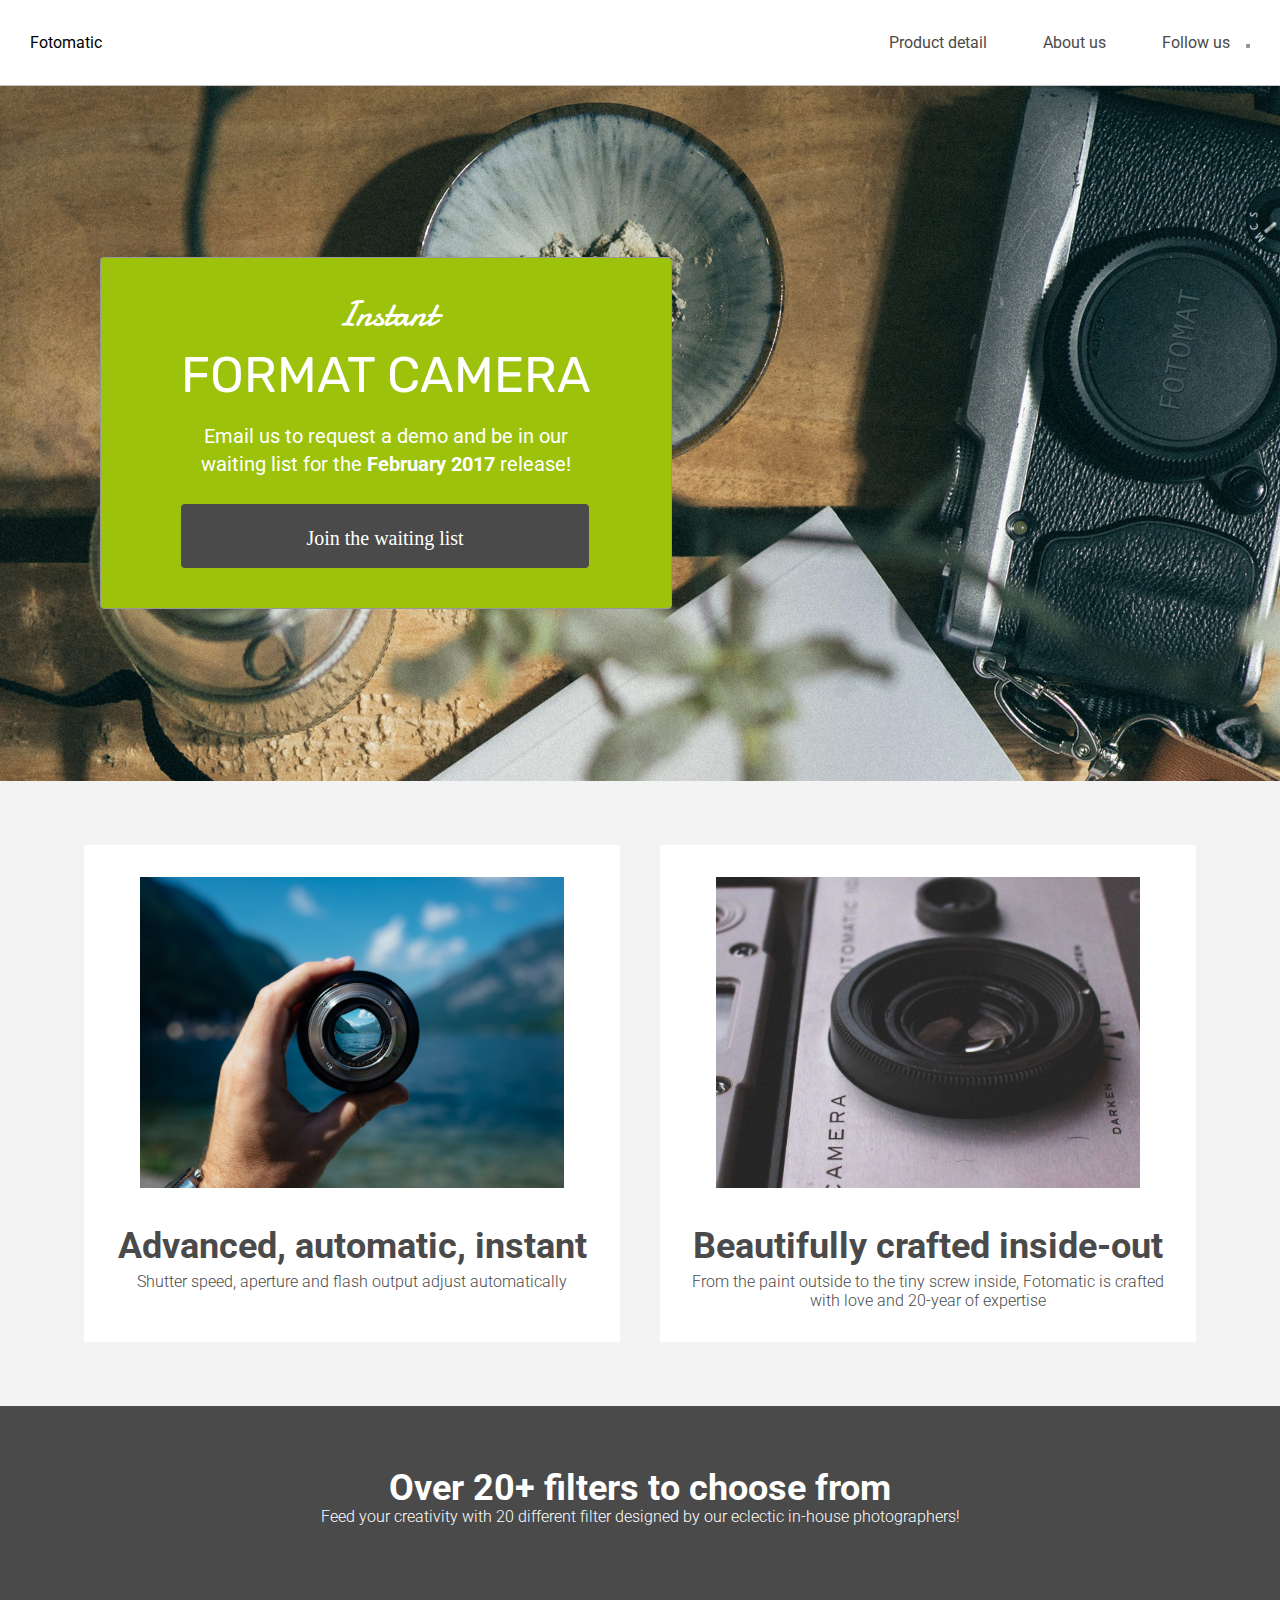
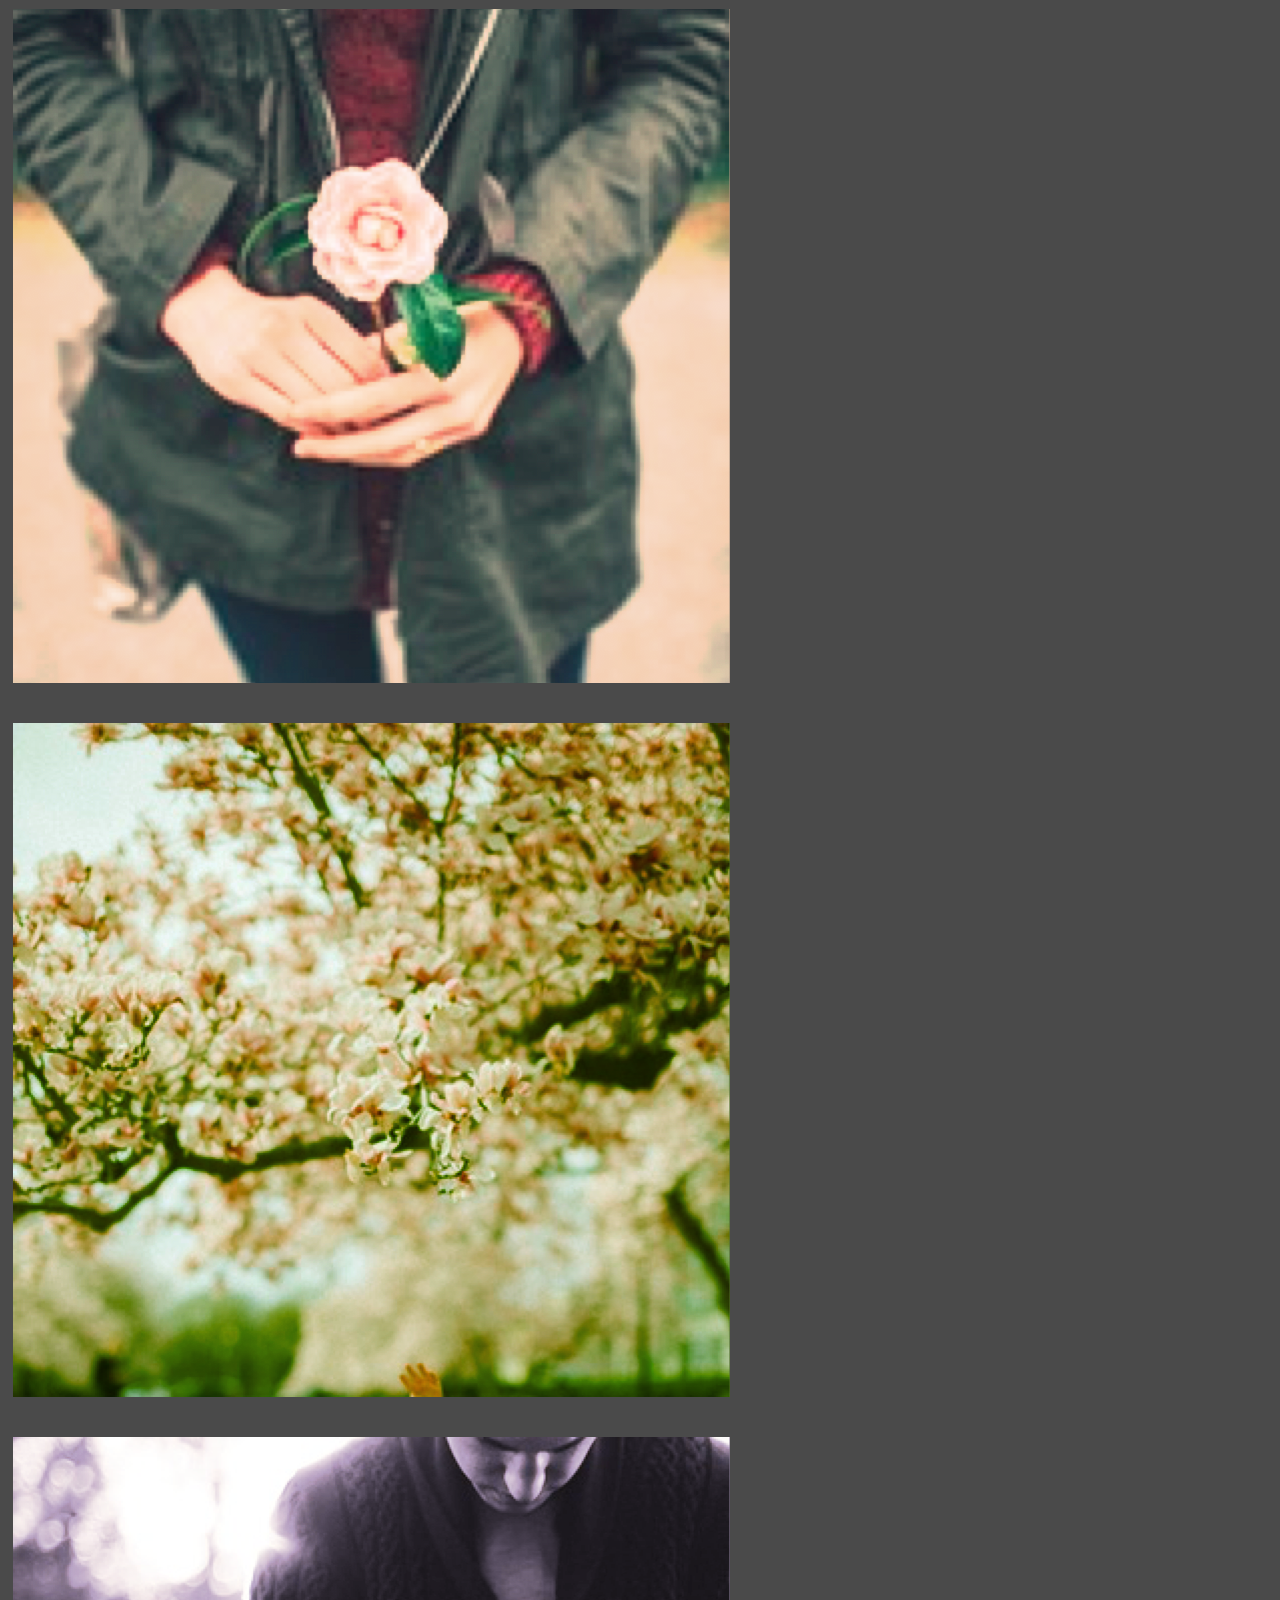
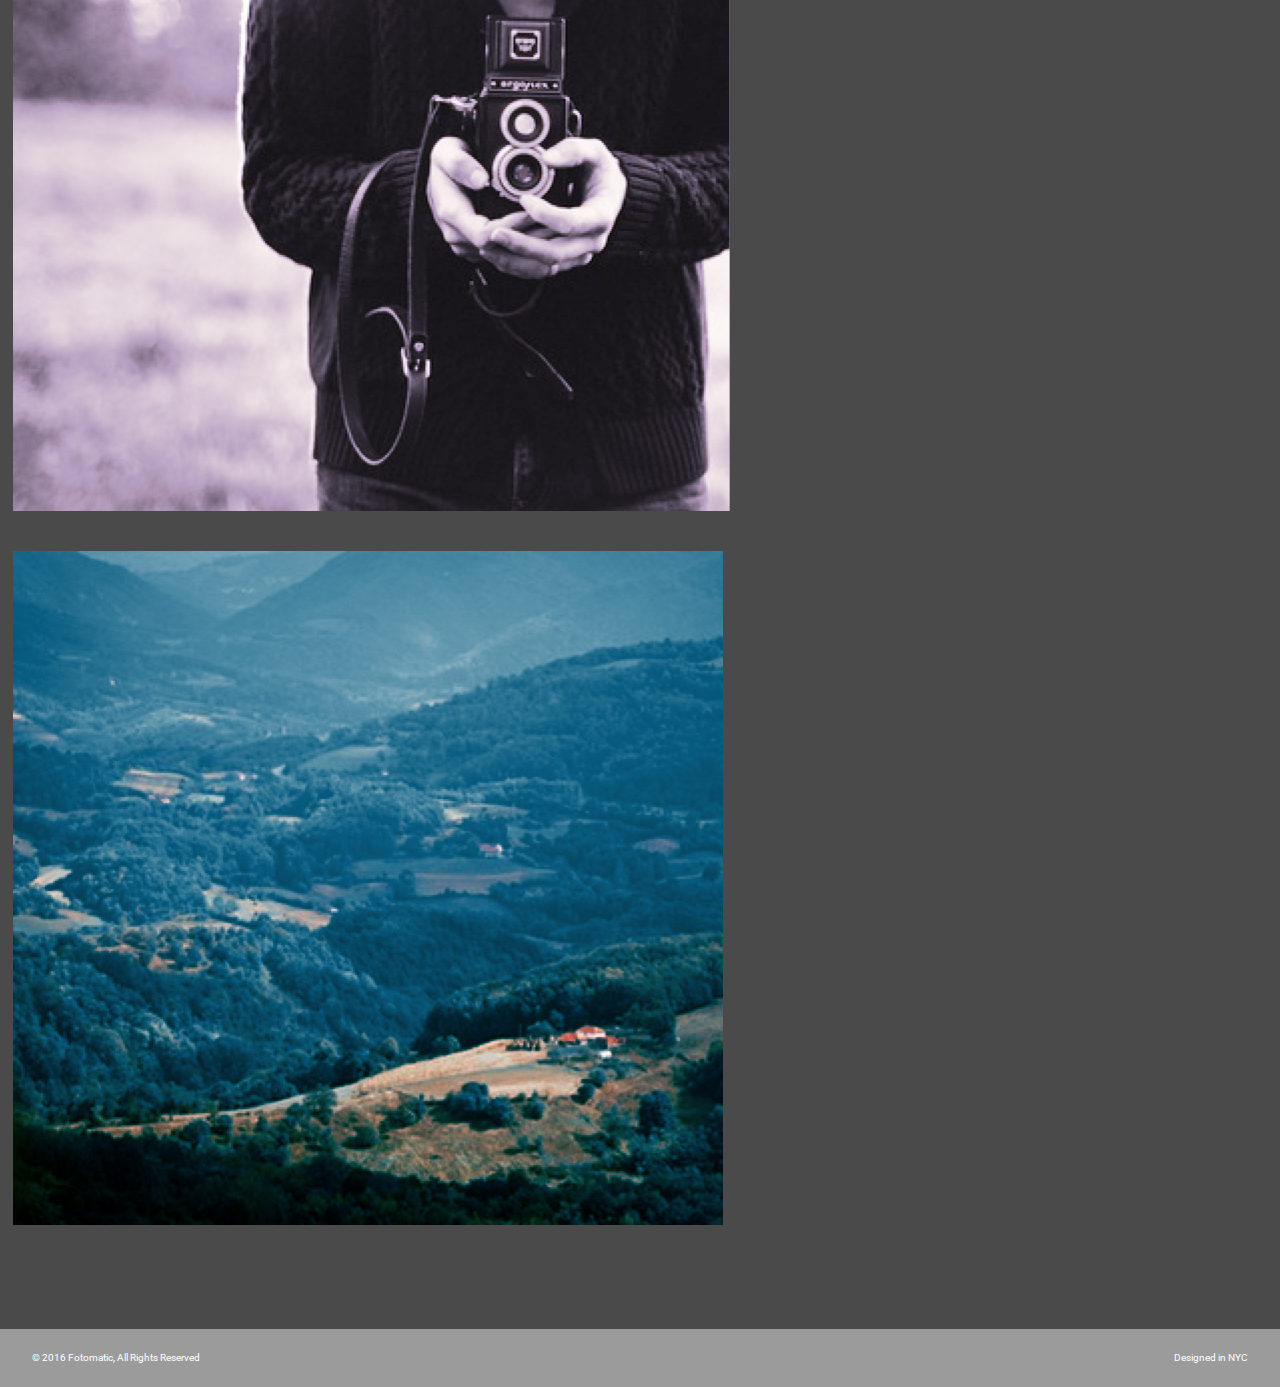
<file: html-css/10-photography-landing/index.html>
<!DOCTYPE html>
<html lang="en">
  <head>
    <link
      href="https://fonts.googleapis.com/css?family=Damion"
      rel="stylesheet"
    />
    <link
      href="https://fonts.googleapis.com/css?family=Rubik"
      rel="stylesheet"
    />
    <link
      href="https://fonts.googleapis.com/css?family=Roboto:300,400,600,700"
      rel="stylesheet"
    />
    <link rel="stylesheet" href="./resources/css/reset.css" />
    <link rel="stylesheet" href="./resources/css/style.css" />
    <meta charset="UTF-8" />
    <title>Fotomat</title>
  </head>
  <body>
    <!-- Header -->
    <header>
      <div class="content">
        <a href="index.html" class="desktop logo">Fotomatic</a>
        <nav class="desktop">
          <ul>
            <li><a href="#">Product detail</a></li>
            <li><a href="#">About us</a></li>
            <li>
              <a href="https://www.instagram.com/"
                >Follow us
                <img class="icon" src="./resources/images/instagram.png"
              /></a>
            </li>
          </ul>
        </nav>
        <nav class="mobile">
          <ul>
            <li>
              <a href="#"><img src="./resources/images/ic-logo.svg" /></a>
            </li>
            <li>
              <a href="#"
                ><img src="./resources/images/ic-product-detail.svg"
              /></a>
            </li>
            <li>
              <a href="#"><img src="./resources/images/ic-about-us.svg" /></a>
            </li>
            <li><a href="#" class="button">Join us</a></li>
          </ul>
        </nav>
      </div>
    </header>

    <!-- Main Content -->
    <div class="main-content">
      <!-- Sign Up Section -->
      <div id="sign-up-section" class="banner">
        <div id="sign-up-cta">
          <div class="content center">
            <div class="header">
              <h2 class="cursive">Instant</h2>
              <h1 class="striking">FORMAT CAMERA</h1>
            </div>
            <div class="email">
              <span>
                Email us to request a demo and be in our waiting list for the
                <strong>February 2017</strong> release!
              </span>
              <div class="button">Join the waiting list</div>
            </div>
          </div>
        </div>
      </div>

      <!-- Features Section -->
      <div id="features-section">
        <div class="feature">
          <div class="center">
            <div class="image-container">
              <img src="resources/images/feature-1.png" />
            </div>
            <div class="content">
              <h2>Advanced, automatic, instant</h2>
              <h3>
                Shutter speed, aperture and flash output adjust automatically
              </h3>
            </div>
          </div>
        </div>
        <div class="feature">
          <div class="center">
            <div class="image-container">
              <img src="resources/images/feature-2.png" />
            </div>
            <div class="content">
              <h2>Beautifully crafted inside-out</h2>
              <h3>
                From the paint outside to the tiny screw inside, Fotomatic is
                crafted with love and 20-year of expertise
              </h3>
            </div>
          </div>
        </div>
      </div>

      <!-- Filters Section -->
      <div id="filters-section">
        <div class="content center">
          <h2>Over 20+ filters to choose from</h2>
          <h3>
            Feed your creativity with 20 different filter designed by our
            eclectic in-house photographers!
          </h3>
        </div>
        <div class="images-container">
          <div class="image-container">
            <img src="./resources/images/filter-1.png" />
          </div>
          <div class="image-container">
            <img src="./resources/images/filter-2.png" />
          </div>
          <div class="image-container">
            <img src="./resources/images/filter-3.png" />
          </div>
          <div class="image-container extra">
            <img src="./resources/images/filter-4.png" />
          </div>
        </div>
      </div>

      <!-- Quotes Section
    <div id="quotes-section">
      <div class="content center">
        <span class="quote">“It’s truly something that could create a brand new photography Renaissance”</span>
        <img class="quote-citation" src="./resources/images/photography-logo.png" />
      </div>
    </div>

    <!-- Footer -->
      <footer>
        <div class="content">
          <span class="copyright">© 2016 Fotomatic, All Rights Reserved</span>
          <span class="location">Designed in NYC</span>
        </div>
      </footer>
    </div>
  </body>
</html>
</file>
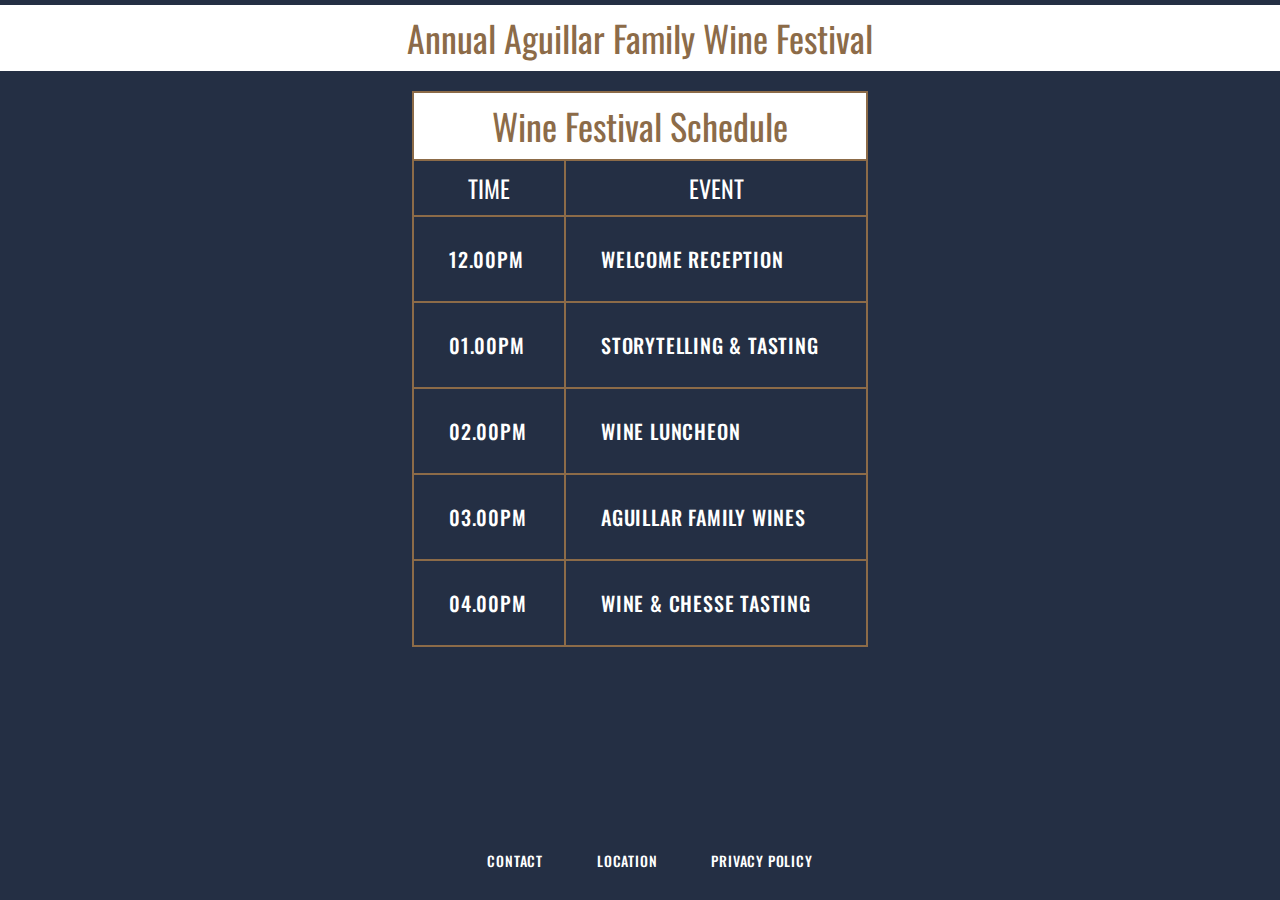
<file: html-css/2-wine-festival/index.html>
<!DOCTYPE html>
<html lang="en">
  <head>
    <meta charset="utf-8" />
    <title>Aguillar Family Wine Festival</title>
    <link rel="stylesheet" type="text/css" href="reset.css" />
    <link rel="stylesheet" type="text/css" href="style.css" />
    <link
      href="https://fonts.googleapis.com/css?family=Oswald"
      rel="stylesheet"
    />
  </head>

  <body>
    <header>
      <h1>Annual Aguillar Family Wine Festival</h1>
    </header>

    <div class="container">
      <table>
        <thead>
          <tr>
            <th colspan="2"><h1>Wine Festival Schedule</h1></th>
          </tr>
          <tr>
            <th><h2>Time</h2></th>
            <th><h2>Event</h2></th>
          </tr>
        </thead>
        <tbody>
          <tr>
            <td class="left"><h3>12.00PM</h3></td>
            <td><h3>Welcome Reception</h3></td>
          </tr>
          <tr>
            <td class="left"><h3>01.00PM</h3></td>
            <td><h3>Storytelling & Tasting</h3></td>
          </tr>
          <tr>
            <td class="left"><h3>02.00PM</h3></td>
            <td><h3>Wine Luncheon</h3></td>
          </tr>
          <tr>
            <td class="left"><h3>03.00PM</h3></td>
            <td><h3>Aguillar Family Wines</h3></td>
          </tr>
          <tr>
            <td class="left"><h3>04.00PM</h3></td>
            <td><h3>Wine & Chesse Tasting</h3></td>
          </tr>
        </tbody>
      </table>
    </div>

    <footer>
      <h3>Contact</h3>
      <h3>Location</h3>
      <h3>Privacy Policy</h3>
    </footer>
  </body>
</html>
</file>
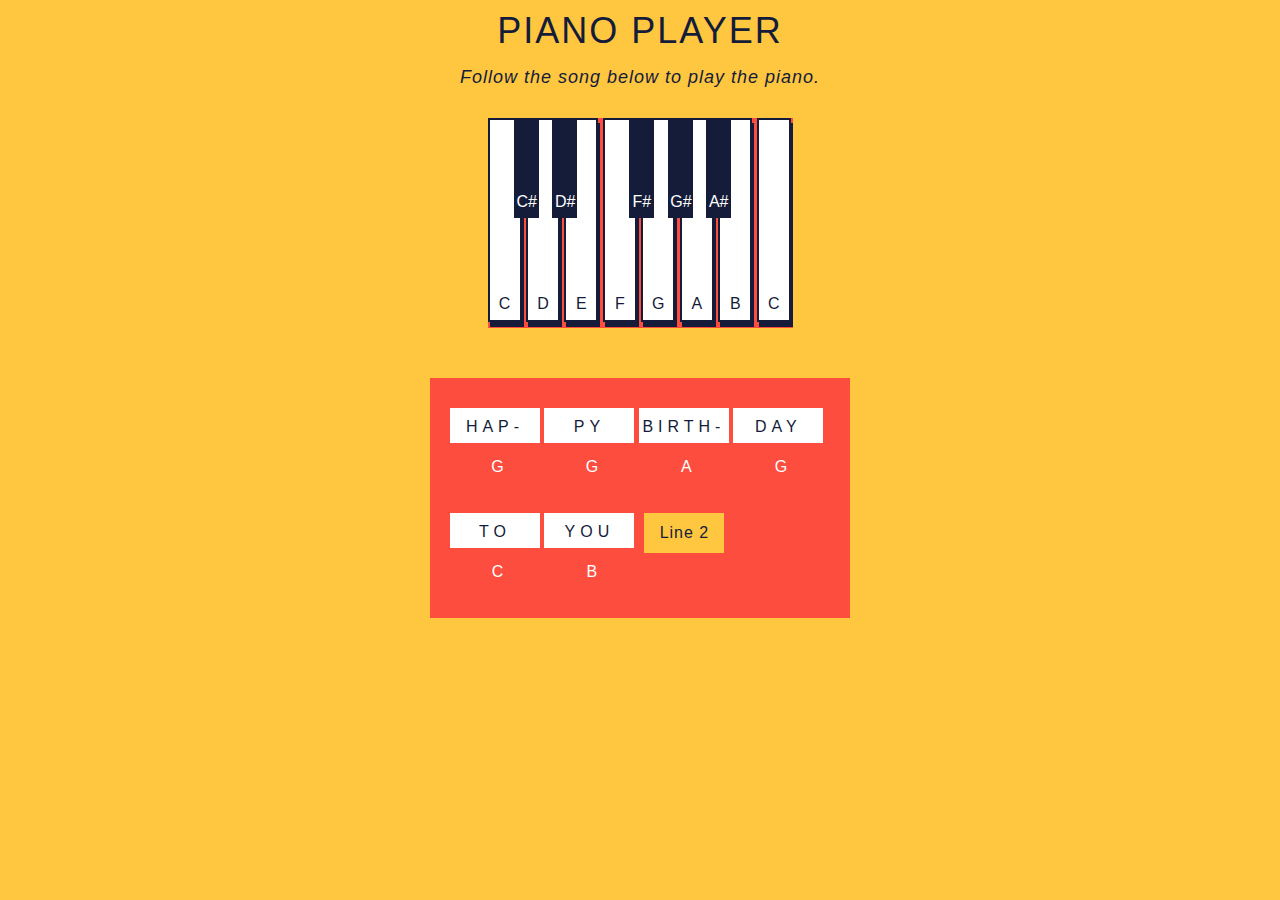
<file: javascript/17-piano-keys-game/index.html>
<!DOCTYPE html>
<html lang="en">
  <head>
    <meta charset="UTF-8" />
    <link rel="stylesheet" href="style.css" />
  </head>

  <body>
    <p class="title">Piano Player</p>
    <p id="demo">Follow the song below to play the piano.</p>
    <section class="piano">
      <section id="c-key" class="key">
        <section class="keynote">C</section>
      </section>
      <section id="c-sharp-key" class="black-key">
        <section class="black-keynote">C#</section>
      </section>
      <section id="d-key" class="key">
        <section class="keynote">D</section>
      </section>
      <section id="d-sharp-key" class="black-key">
        <section class="black-keynote">D#</section>
      </section>
      <section id="e-key" class="key">
        <section class="keynote">E</section>
      </section>
      <section id="f-key" class="key">
        <section class="keynote">F</section>
      </section>
      <section id="f-sharp-key" class="black-key">
        <section class="black-keynote">F#</section>
      </section>
      <section id="g-key" class="key">
        <section class="keynote">G</section>
      </section>
      <section id="g-sharp-key" class="black-key">
        <section class="black-keynote">G#</section>
      </section>
      <section id="a-key" class="key">
        <section class="keynote">A</section>
      </section>
      <section id="a-sharp-key" class="black-key">
        <section class="black-keynote">A#</section>
      </section>
      <section id="b-key" class="key">
        <section class="keynote">B</section>
      </section>
      <section id="high-c-key" class="key">
        <div class="keynote">C</div>
      </section>
    </section>

    <section id="lyrics">
      <section id="column-one">
        <section id="word-one">HAP-</section>
        <section id="letter-note-one">G</section>
      </section>
      <section id="column-two">
        <section id="word-two">PY</section>
        <section id="letter-note-two">G</section>
      </section>
      <section id="column-three">
        <section id="word-three">BIRTH-</section>
        <section id="letter-note-three">A</section>
      </section>
      <section id="column-four">
        <section id="word-four">DAY</section>
        <section id="letter-note-four">G</section>
      </section>
      <section id="column-five">
        <section id="word-five">TO</section>
        <section id="letter-note-five">C</section>
      </section>
      <section id="column-six">
        <section id="word-six">YOU</section>
        <section id="letter-note-six">B</section>
      </section>
      <section id="column-optional" class="column-optional">
        <section id="word-optional">END</section>
        <section id="letter-note-optional">A</section>
      </section>

      <button id="first-next-line">Line 2</button>
      <button id="second-next-line">Line 3</button>
      <button id="third-next-line">Line 4</button>
      <button id="fourth-next-line">Reset</button>
    </section>

    <script src="piano-keys-game.js"></script>
  </body>
</html>
</file>
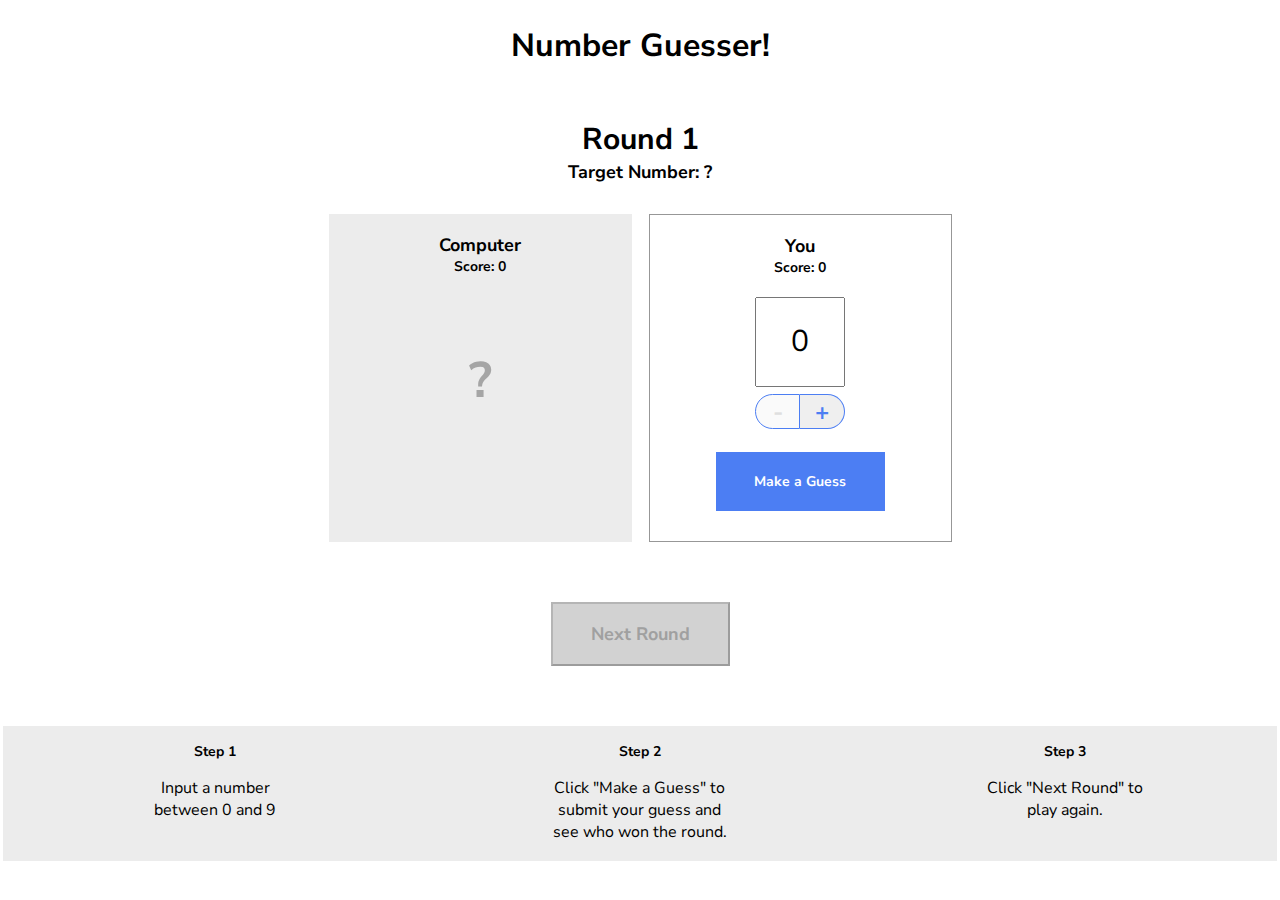
<file: javascript/8-number-guessing-game/index.html>
<!doctype html>

<html>
  <head>
    <title>Number Guesser</title>
    <link href="https://fonts.googleapis.com/css?family=Nunito+Sans:400,700" rel="stylesheet">
    <link rel="stylesheet" href="./style.css">
  </head>
  <body>
    <div class="game-container">
      <header>
        <h1>Number Guesser!</h1>
      </header>
      
      <div class="rounds">
        <p class="round-label">Round <span id="round-number">1</span></p>
        <p class="guess-label">Target Number: <span id="target-number">?</span></p>
      </div>

      <div class="guessing-area">
        <div class="guess computer-guess">
          <div class="guess-title">
            <p class="guess-label">Computer</p>
            <p class="score-label">Score: <span id="computer-score">0</span></p>
          </div>
          <p id="computer-guess">?</p>
          <p class="winning-text" id="computer-wins"></p>
        </div>
        <div class="guess human-guess">
          <div class="guess-title">
            <p class="guess-label">You</p>
            <p class="score-label">Score: <span id="human-score">0</span></p>
          </div>
          <input type="number" id="human-guess" min=0 max=9 value=0>
          <div class="number-controls">
            <button class="number-control left" id="subtract" disabled>-</button>
            <button class="number-control right" id="add">+</button>
          </div>
          <button class="button" id="guess">Make a Guess</button>
        </div>
      </div>

      <div class="next-round-container">
        <button class="button" id="next-round" disabled>Next Round</button>
      </div>

    </div>
    
    <div class="instructions">
      <div class="instruction">
        <h3>Step 1</h3>
        <p>Input a number between 0 and 9</p>
      </div>
      <div class="instruction">
        <h3>Step 2</h3>
        <p>Click "Make a Guess" to submit your guess and see who won the round.</p>
      </div>
      <div class="instruction">
        <h3>Step 3</h3>
        <p>Click "Next Round" to play again.</p>
      </div>
    </div>

    <script src="./script.js"></script>
    <script src="./game.js"></script>
  </body>
</html>
</file>
<file: html-css/10-photography-landing/resources/css/style.css>
/* Universal Styles */

* {
  margin: 0;
  padding: 0;
  box-sizing: border-box;
}

html {
  font-family: "Roboto", sans-serif;
  font-size: 16px;
}

.main-content {
  position: relative;
  top: 5.3125rem; /* To offset for fixed header. */
}

.center {
  text-align: center;
}

.button {
  border-radius: 4px;
  background-color: #4a4a4a;
  color: white;
}

.image-container {
  overflow: hidden;
}

.image-container img {
  display: block;
  max-width: 100%;
  margin-bottom: 2.5rem;
}

@media only screen and (max-width: 760px) {
  .main-content {
    top: 2.5625rem;
  }
}

/* Header */

header {
  position: fixed;
  width: 100%;
  border-bottom: solid 1px #c6c1c1;
  background-color: white;
  z-index: 5;
}

header .content {
  display: flex;
  align-items: center;
  padding: 1.875rem;
  padding: 0 30px;
  height: 85px;
}

header .logo {
  flex: 1;
}

header nav ul {
  display: flex;
}

nav li {
  padding-left: 3.5rem;
}

nav a {
  font-family: Roboto;
  vertical-align: bottom;
  line-height: 1.6;
  font-size: 1rem;
  color: #4a4a4a;
}

header .icon {
  width: 1rem;
  padding-left: 0.75rem;
}

header .mobile {
  display: none;
}

@media only screen and (max-width: 760px) {
  header .desktop {
    display: none;
  }

  header .mobile {
    display: block;
    width: 100%;
  }

  header .content {
    padding: 0.5rem 0;
  }

  header .mobile ul {
    display: flex;
    justify-content: space-around;
    align-items: center;
    width: 100%;
  }

  header .mobile li {
    padding: 0;
  }

  header .mobile .button {
    padding: 0.1875rem 0.5rem;
    background-color: #9dc20b;
    line-height: 1.6;
    color: white;
  }
}

/* Sign Up Section */

#sign-up-section {
  display: flex;
  align-items: center;
  height: 43.5rem;
  background-image: url("../images/banner-landingpage.jpg");
  background-repeat: no-repeat;
  background-size: cover;
}

#sign-up-cta {
  position: relative;
  padding: 0 5rem 2.5rem 5rem;
  margin: 6.25rem;
  border: solid 1px #979797;
  border-radius: 4px;
  background-color: #9dc20b;
  z-index: 2;
}

#sign-up-cta .content {
  width: 25.625rem;
  margin-top: 2rem;
  font-family: "Roboto", sans-serif;
  font-size: 1.25rem;
  line-height: 1.4;
  color: white;
}

#sign-up-cta h1 {
  font-size: 3.125rem;
}

#sign-up-cta h2 {
  font-size: 2.25rem;
}

#sign-up-cta span strong {
  font-weight: bold;
}

#sign-up-cta .cursive {
  font-family: "Damion", cursive;
}

#sign-up-cta .striking {
  font-family: "Rubik", sans-serif;
  padding-bottom: 0.75rem;
  line-height: 1.4;
  font-size: 3.125rem;
  color: #fff;
}

#sign-up-cta .email {
  color: #fff;
  font-size: 1.25rem;
  font-family: Roboto;
  line-height: 1.4;
}

#sign-up-cta .button {
  font-size: 1.25rem;
  font-family: Roboto-Medium;
  line-height: 1.4;
  width: 408px;
  height: 64px;
  margin-top: 1.625rem;
  padding: 1.25rem 7.25rem;
}

@media only screen and (max-width: 760px) {
  #sign-up-section {
    align-items: center;
    justify-content: center;
    height: 28rem;
  }

  #sign-up-cta {
    position: static;
    width: auto;
    height: auto;
    background-color: transparent;
    border: none;
  }

  #sign-up-cta .content {
    margin-top: 0;
  }

  #sign-up-cta .email {
    display: none;
  }

  #sign-up-cta h1 {
    font-size: 3.125rem;
  }

  #sign-up-cta h2 {
    font-size: 2.25rem;
  }
}

@media only screen and (max-width: 450px) {
  #sign-up-section {
    height: 20rem;
  }

  #sign-up-cta h1 {
    font-size: 2.25rem;
  }

  #sign-up-cta h2 {
    font-size: 2rem;
  }
}

/* Features Section */

#features-section {
  display: flex;
  justify-content: space-between;
  padding: 4rem 5%;
  background-color: #f3f3f3;
}

.feature {
  flex: 1;
  padding: 2rem;
  margin: 0px 1.25rem;
  background-color: white;
}

.feature .image-container {
  width: 90%;
  height: 65%;
  margin: 0 auto;
}

.feature h2 {
  padding-bottom: 0.5rem;
  font-size: 2.25rem;
  font-weight: bold;
  color: #4a4a4a;
}

.feature h3 {
  font-size: 1rem;
  line-height: 1.2;
  font-weight: 300;
  color: #4a4a4a;
}

@media only screen and (max-width: 890px) {
  .feature h2 {
    font-size: 1.125rem;
    line-height: 1.3;
    font-weight: normal;
  }

  .feature h3 {
    font-size: 0.875rem;
    line-height: 1.4;
  }
}

@media only screen and (max-width: 760px) {
  #features-section {
    flex-flow: column;
    padding: 0;
  }

  .feature {
    margin: 0;
    padding: 1.25rem 1rem 0 1rem;
  }
}

/* Filters Section */

#filters-section {
  padding: 4rem 0;
  background-color: #4a4a4a;
}

#filters-section .content {
  padding: 0 0.625rem;
  margin-bottom: 5rem;
}

#filters-section .content h2 {
  font-size: 2.25rem;
  font-weight: bold;
  color: white;
}

#filters-section .content h3 {
  font-size: 1rem;
  line-height: 1.4;
  font-weight: 300;
  color: white;
}

#filters-section .images-container {
  max-width: 100%;
  padding: 0 1%;
}

@media only screen and (max-width: 760px) {
  #filters-section {
    padding: 1.5rem 0 0 0;
  }

  #filters-section .content {
    margin-bottom: 1rem;
  }

  #filters-section .content h2 {
    padding-bottom: 0.625rem;
    font-size: 1.125rem;
    line-height: 1.3;
    font-weight: normal;
  }

  #filters-section .content h3 {
    font-size: 0.875rem;
    line-height: 1.4;
  }

  #filters-section .images-container {
    padding: 0;
  }

  #filters-section .extra {
    display: none;
  }
}

/* Quotes Section */

#quotes-section {
  background-color: #f3f3f3;
}

#quotes-section content {
  padding: 5rem 0;
}

#quotes-section quote {
  padding-right: 1.875rem;
  font-family: "Palatino", serif;
  font-size: 1.875rem;
  line-height: 1.1;
  font-style: italic;
  color: #4a4a4a;
}

#quotes-section quote-citation {
  height: 1.875rem;
}

@media only screen and (max-width: 760px) {
  #quotes-section content {
    padding: 1.875rem 0.625rem;
  }

  #quotes-section quote {
    font-size: 1.5rem;
    line-height: 1.4;
  }

  #quotes-section quote-citation {
    display: block;
    padding-top: 1rem;
    margin: auto;
  }
}

/* Footer */

footer {
  background-color: #9b9b9b;
  padding: 1.5rem 2rem;
}

footer .content {
  color: white;
  display: flex;
  font-size: 0.75rem;
}

footer .copyright {
  flex-grow: 1;
}

@media only screen and (min-width: 760px) {
  footer .content {
    font-size: 0.625rem;
  }
}
</file>
<file: html-css/2-wine-festival/style.css>
body {
  background-color: #242f44;
  color: white;
  font-family: "Oswald", sans-serif;
}

header {
  text-align: center;
  margin-top: 5px;
}

h1 {
  font-size: 36px;
  padding: 15px;
  color: #8c6b48;
  background-color: white;
}

h2 {
  font-size: 24px;
  padding: 15px;
  text-transform: uppercase;
}

h3 {
  font-size: 20px;
  padding: 15px;
  text-transform: uppercase;
  text-align: left;
  margin-left: 20px;
  font-weight: 500;
  line-height: 2.7;
  letter-spacing: 0.8px;
}

th {
  border: 2px solid #8c6b48;
}

table {
  text-align: center;
  margin: 20px auto;
}

td {
  border: 2px solid #8c6b48;
  width: 300px;
}

footer {
  margin-top: 50px;
  text-align: center;
  position: fixed;
  width: 100%;
  bottom: 5px;
  background-color: #242f44;
  z-index: 5;
}
footer h3 {
  display: inline-block;
  font-size: 14px;
  background-color: #242f44;
}

.container {
  max-width: 940px;
  margin: 0 auto;
  height: 800px;
}

.left {
  width: 150px;
}
</file>
<file: javascript/17-piano-keys-game/style.css>
body {
  margin: 0;
  padding: 0;
  font-family: sans-serif;
  background: #ffc63f;
}

.title {
  font-size: 36px;
  margin-top: 10px;
  margin-bottom: 0px;
  padding: 0;
  color: #141c3a;
  text-transform: uppercase;
  letter-spacing: 2px;
  text-align: center;
}

#demo {
  text-align: center;
  font-size: 18px;
  margin-top: 15px;
  color: #141c3a;
  letter-spacing: 1px;
  font-style: italic;
}

.piano {
  width: 305px;
  height: 210px;
  display: block;
  margin: 0 auto;
  background-color: #fd4d3f;
  margin-top: 30px;
}

.key {
  width: 30px;
  height: 200px;
  display: inline-block;
  border: solid #141c3a 2px;
  box-shadow: 2px 5px;
  background-color: white;
  color: #141c3a;
}

.black-key {
  width: 25px;
  height: 100px;
  display: inline-block;
  background-color: #141c3a;
  color: white;
  position: absolute;
  margin-left: -12px;
  padding: 0px;
}

.keynote {
  width: 20px;
  height: 20px;
  text-align: center;
  display: block;
  margin: 0 auto;
  margin-top: 175px;
  color: #141c3a;
}

.black-keynote {
  width: 20px;
  height: 20px;
  text-align: center;
  display: block;
  margin: 0 auto;
  margin-top: 75px;
}

#lyrics {
  width: 400px;
  height: 240px;
  display: block;
  margin: 0 auto;
  padding-left: 20px;
  margin-top: 50px;
  background-color: #fd4d3f;
}

#column-one,
#column-two,
#column-three,
#column-four,
#column-five,
#column-six,
#column-optional {
  width: 90px;
  display: inline-block;
  text-align: center;
  margin-top: 30px;
}

#column-optional {
  display: none;
}

#word-one,
#word-two,
#word-three,
#word-four,
#word-five,
#word-six,
#word-optional {
  background-color: white;
  width: 90px;
  height: 25px;
  padding-top: 10px;
  letter-spacing: 5px;
  color: #141c3a;
}

#letter-note-one,
#letter-note-two,
#letter-note-three,
#letter-note-four,
#letter-note-five,
#letter-note-six,
#letter-note-optional {
  color: white;
  width: 25px;
  height: 25px;
  margin-top: 15px;
  margin-left: 35px;
}

#first-next-line,
#second-next-line,
#third-next-line,
#fourth-next-line {
  width: 80px;
  height: 40px;
  font-size: 16px;
  position: absolute;
  margin-top: 30px;
  margin-left: 10px;
  border: none;
  background-color: #ffc63f;
  color: #141c3a;
  letter-spacing: 1px;
  cursor: pointer;
}
</file>
<file: javascript/8-number-guessing-game/style.css>
* {
  font-family: 'Nunito Sans';
  box-sizing: border-box;
}

body {
  margin: 0 auto;
  padding: 3px;
  background-color: #fff;
}

.game-container {
  max-width: 640px;
  margin: 0 auto;
  text-align: center;
}

header {
  display: flex;
  justify-content: center
}

.rounds {
  display: flex;
  flex-direction: column;
  align-items: center;
  margin-bottom: 30px;
}

.round-label {
  font-size: 30px;
  font-weight: 700;
  margin-bottom: 0px;
}

.guess {
  min-width: 303px;
  height: 328px;
  display: flex;
  flex-direction: column;
  align-items: center;
  padding: 19px;
}

.guessing-area {
  display: flex;
  justify-content: space-around;
  align-items: flex-start;
  margin-bottom: 60px;
}

.guess-title {
  display: flex;
  flex-direction: column;
  align-items: center;
  justify-content: flex-start;
  margin-bottom: 20px;
}

.guess-label {
  font-size: 18px;
  font-weight: 700;
  margin: 0;
}

.score-label {
  font-size: 14px;
  font-weight: 700;
  margin: 0;
}

.target-guess {
  display: flex;
  flex-direction: column;
  align-items: center;
  justify-content: flex-start;
}

.computer-guess {
  background-color: #ececec;
}

#computer-guess {
  font-size: 50px;
  font-weight: 700;
  color: #a5a5a5;
}

.human-guess {
  border: 1px solid #979797;
}

.guess input {
  height: 90px;
  width: 90px;
  font-size: 30px;
  text-align: center;
  margin: 0 auto;
  margin-bottom: 7px;
}

.number-controls {
  font-size: 0;
  margin-bottom: 23px;
}

.number-control {
  border: solid 1px #4c7ef3;
  display: inline-block;
  width: 45px;
  height: 35px;
  font-size: 24px;
  font-weight: 700;
  color: #4c7ef3;
  cursor: pointer;
}

.number-controls button[disabled] {
  color: #dfdfdf;
  cursor: default;
}

.left {
  border-top-left-radius: 22.5px;
  border-bottom-left-radius: 22.5px;
}

.right {
  border-top-right-radius: 22.5px;
  border-bottom-right-radius: 22.5px;
  border-left-width: 0px;
}

.controls {
  display: flex;
  justify-content: space-around;
}

.button {
  background-color: #4c7ef3;
  color: #fff;
  cursor: pointer;
}

#guess {
  padding: 20px;
  width: 169px;
  height: 59px;
  border: none;
  font-weight: 700;
  font-size: 14px;
}

input[type=number]::-webkit-inner-spin-button {
  -webkit-appearance: none;
}

#next-round {
  width: 179px;
  height: 64px;
  font-size: 18px;
  font-weight: bold;
  margin-left: auto;
  margin-right: auto;
  margin-bottom: 60px;
}
  
.button[disabled] {
  background-color: #d2d2d2;
  color: #a0a0a0;
  cursor: default;
}

.instructions {
  background-color: #ececec;
  width: 100%;
  display: flex;
  justify-content: space-around;
}

.instruction {
  width: 180px;
  padding: 2px;
  text-align: center;
}

.instructions h3 {
  font-size: 14px;
}


.winning-text, .winning-text[disabled] {
  color: #ec3636;
  font-weight: 700;
}
</file>
